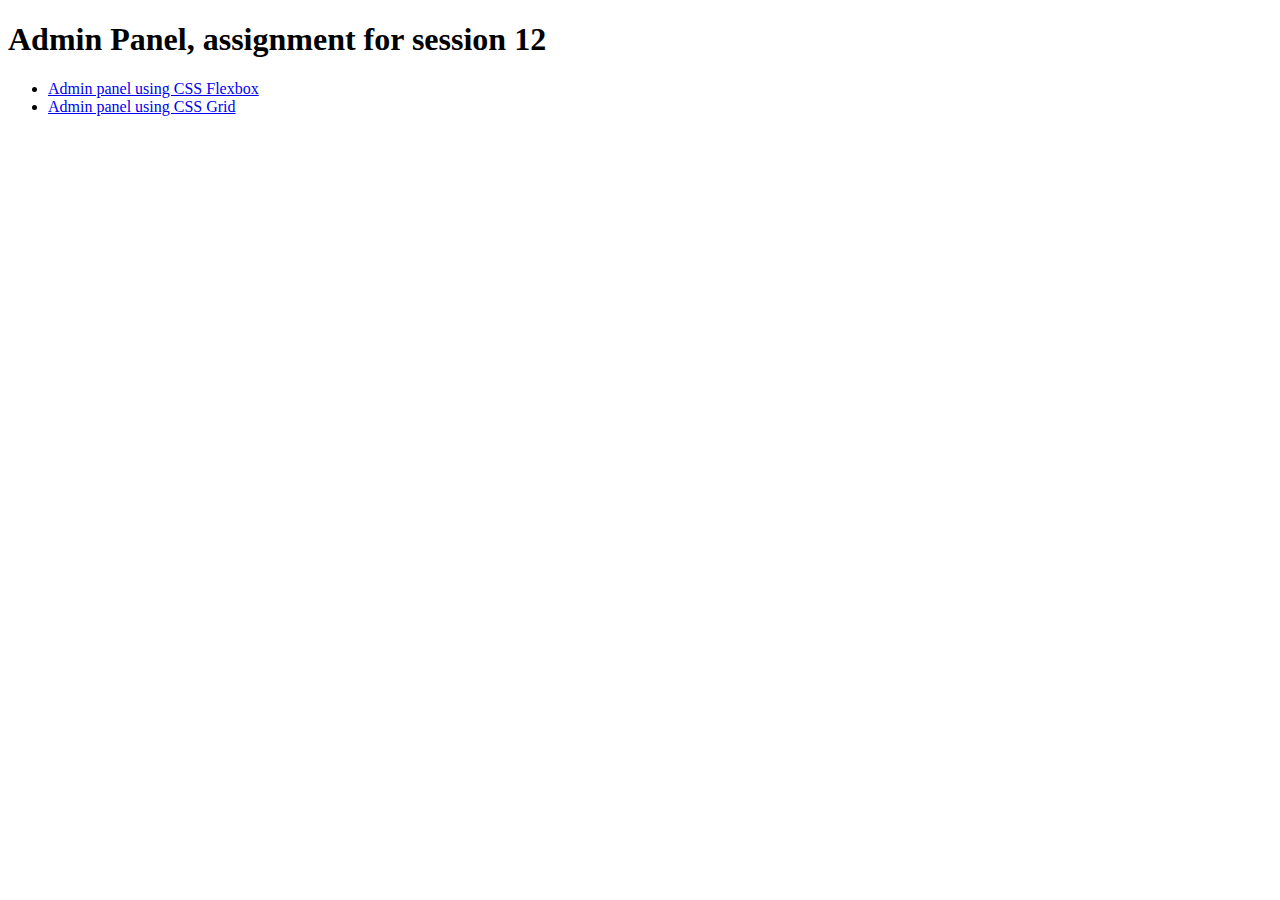
<file: index.html>
<!DOCTYPE html>
<html lang="en">
<head>
    <meta charset="UTF-8">
    <meta http-equiv="X-UA-Compatible" content="IE=edge">
    <meta name="viewport" content="width=device-width, initial-scale=1.0">
    <title>Admin Panel Landing Page</title>
</head>
<body>
    <h1>Admin Panel, assignment for session 12</h1>
    <div>
        <ul>
            <li><a href="admin_panel_flexbox/index.html">Admin panel using CSS Flexbox</a></li>
            <li><a href="admin_panel_grid/index.html">Admin panel using CSS Grid</a></li>
        </ul>
    </div>
</body>
</html>
</file>
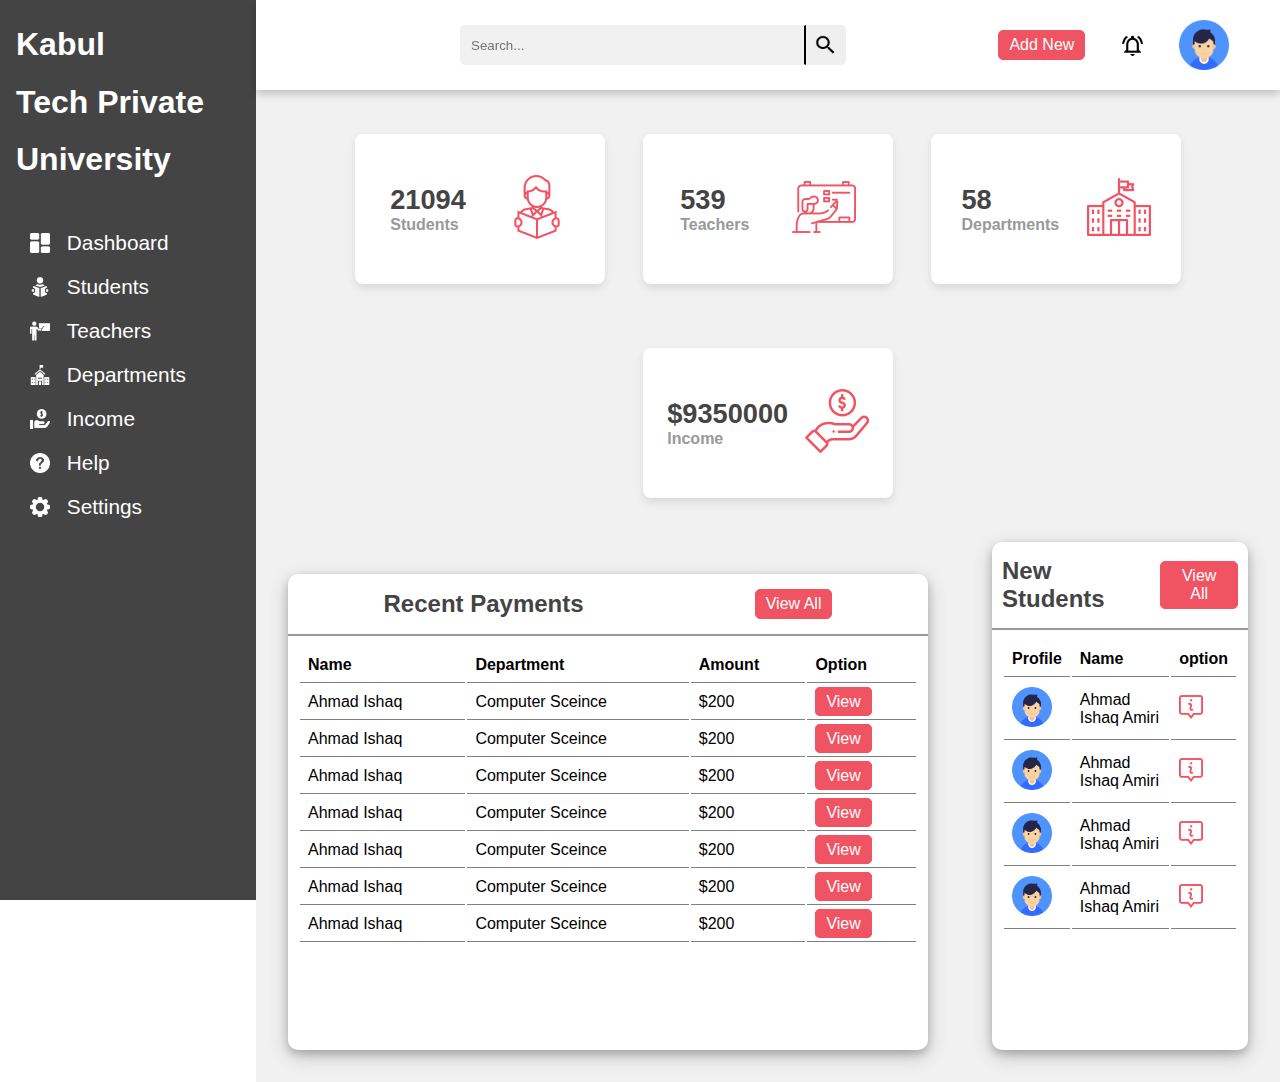
<file: admin_panel_flexbox/index.html>
<!DOCTYPE html>
<html lang="en">
  <head>
    <meta charset="UTF-8" />
    <meta http-equiv="X-UA-Compatible" content="IE=edge" />
    <meta name="viewport" content="width=device-width, initial-scale=1.0" />
    <link rel="stylesheet" href="styles.css" />
    <title>Admin Panel</title>
  </head>

  <body>
    <div class="side-menu">
      <div class="brand-name">
        <h1 class="kabul_uni">
          Kabul <br />
          Tech Private <br />
          University
        </h1>
      </div>
      <ul>
        <div class="side-menu-item">
          <img src="images/dashboard.png" />
          <li>Dashboard</li>
        </div>
        <div class="side-menu-item">
          <img src="images/reading-book (1).png" />
          <li>Students</li>
        </div>
        <div class="side-menu-item">
          <img src="images/teacher2.png" />
          <li>Teachers</li>
        </div>
        <div class="side-menu-item">
          <img src="images/department.png" />
          <li>Departments</li>
        </div>
        <div class="side-menu-item">
          <img src="images/payment.png" />
          <li>Income</li>
        </div>
        <div class="side-menu-item">
          <img src="images/help-web-button.png" />
          <li>Help</li>
        </div>
        <div class="side-menu-item">
          <img src="images/settings.png" />
          <li>Settings</li>
        </div>
      </ul>
    </div>
    <div class="container">
      <div class="header">
        <div class="nav">
          <div class="search">
            <span class="bars" id="toggle_menu"></span>
            <input class="search-input" type="text" placeholder="Search..." />
            <button type="submit">
              <img src="images/search.png" alt="search button" />
            </button>
          </div>
          <div class="user">
            <a href="#" class="btn">Add New</a>
            <img
              class="notification-ring"
              src="images/notifications.png"
              alt="notification ring"
            />
            <div class="img-case">
              <img src="images/user.png" alt="" />
            </div>
          </div>
        </div>
      </div>
      <div class="content">
        <div class="cards">
          <div class="card">
            <div class="box">
              <h1>21094</h1>
              <h3>Students</h3>
            </div>
            <div class="icon-case">
              <img src="images/students.png" alt="" />
            </div>
          </div>
          <div class="card">
            <div class="box">
              <h1>539</h1>
              <h3>Teachers</h3>
            </div>
            <div class="icon-case">
              <img src="images/teachers.png" alt="" />
            </div>
          </div>
          <div class="card">
            <div class="box">
              <h1>58</h1>
              <h3>Departments</h3>
            </div>
            <div class="icon-case">
              <img src="images/departments.png" alt="" />
            </div>
          </div>
          <div class="card">
            <div class="box">
              <h1>$9350000</h1>
              <h3>Income</h3>
            </div>
            <div class="icon-case">
              <img src="images/income.png" alt="" />
            </div>
          </div>
        </div>
        <div class="content-2">
          <div class="recent-payments">
            <div class="title">
              <h2>Recent Payments</h2>
              <a href="#" class="btn">View All</a>
            </div>
            <table>
              <tr>
                <th>Name</th>
                <th>Department</th>
                <th>Amount</th>
                <th>Option</th>
              </tr>
              <tr>
                <td>Ahmad Ishaq</td>
                <td>Computer Sceince</td>
                <td>$200</td>
                <td><a href="#" class="btn">View</a></td>
              </tr>
              <tr>
                <td>Ahmad Ishaq</td>
                <td>Computer Sceince</td>
                <td>$200</td>
                <td><a href="#" class="btn">View</a></td>
              </tr>
              <tr>
                <td>Ahmad Ishaq</td>
                <td>Computer Sceince</td>
                <td>$200</td>
                <td><a href="#" class="btn">View</a></td>
              </tr>
              <tr>
                <td>Ahmad Ishaq</td>
                <td>Computer Sceince</td>
                <td>$200</td>
                <td><a href="#" class="btn">View</a></td>
              </tr>
              <tr>
                <td>Ahmad Ishaq</td>
                <td>Computer Sceince</td>
                <td>$200</td>
                <td><a href="#" class="btn">View</a></td>
              </tr>
              <tr>
                <td>Ahmad Ishaq</td>
                <td>Computer Sceince</td>
                <td>$200</td>
                <td><a href="#" class="btn">View</a></td>
              </tr>
              <tr>
                <td>Ahmad Ishaq</td>
                <td>Computer Sceince</td>
                <td>$200</td>
                <td><a href="#" class="btn">View</a></td>
              </tr>
            </table>
          </div>
          <div class="new-students">
            <div class="title">
              <h2>New Students</h2>
              <a href="#" class="btn">View All</a>
            </div>
            <table>
              <tr>
                <th>Profile</th>
                <th>Name</th>
                <th>option</th>
              </tr>
              <tr>
                <td><img src="images/user.png" alt="" /></td>
                <td>Ahmad Ishaq Amiri</td>
                <td><img src="images/info.png" alt="" /></td>
              </tr>
              <tr>
                <td><img src="images/user.png" alt="" /></td>
                <td>Ahmad Ishaq Amiri</td>
                <td><img src="images/info.png" alt="" /></td>
              </tr>
              <tr>
                <td><img src="images/user.png" alt="" /></td>
                <td>Ahmad Ishaq Amiri</td>
                <td><img src="images/info.png" alt="" /></td>
              </tr>
              <tr>
                <td><img src="images/user.png" alt="" /></td>
                <td>Ahmad Ishaq Amiri</td>
                <td><img src="images/info.png" alt="" /></td>
              </tr>
            </table>
          </div>
        </div>
      </div>
    </div>
    <script src="./index.js"></script>
  </body>
</html>
</file>
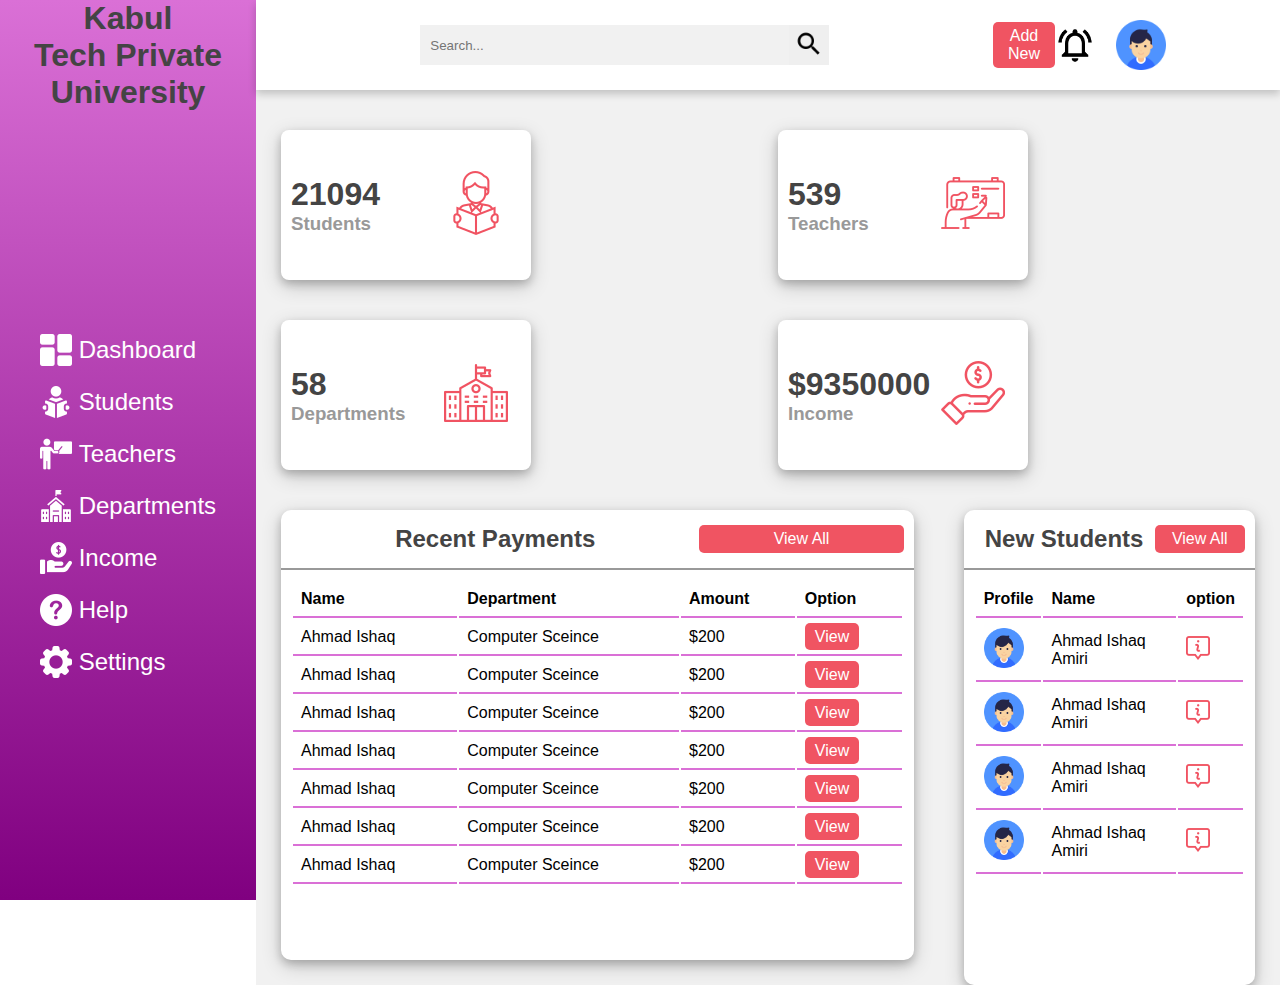
<file: admin_panel_grid/index.html>
<!DOCTYPE html>
<html lang="en">

<head>
    <meta charset="UTF-8">
    <meta http-equiv="X-UA-Compatible" content="IE=edge">
    <meta name="viewport" content="width=device-width, initial-scale=1.0">
    <link rel="stylesheet" href="styles.css">
    <title>Admin Panel</title>
</head>

<body>
    <div class="side-menu">
        <div class="brand-name">
            <h1 class="kabul_uni">Kabul <br>
                Tech Private <br>
                University</h1>
        </div>
        <ul>
            <li><img src="images/dashboard.png" alt="">&nbsp; <span>Dashboard</span> </li>
            <li><img src="images/reading-book (1).png" alt="">&nbsp;<span>Students</span> </li>
            <li><img src="images/teacher2.png" alt="">&nbsp;<span>Teachers</span> </li>
            <li><img src="images/department.png" alt="">&nbsp;<span>Departments</span> </li>
            <li><img src="images/payment.png" alt="">&nbsp;<span>Income</span> </li>
            <li><img src="images/help-web-button.png" alt="">&nbsp; <span>Help</span></li>
            <li><img src="images/settings.png" alt="">&nbsp;<span>Settings</span> </li>
        </ul>
    </div>
    <div class="container">
        <div class="header">
            <div class="nav">
                <div class="search">
                    <input class="search-input" type="text" placeholder="Search...">
                    <button type="submit"><img src="images/search.png" alt="search button"></button>
                </div>
                <div class="user">
                    <a href="#" class="btn">Add New</a>
                    <img src="images/notifications.png" alt="notification ring">
                    <div class="img-case">
                        <img src="images/user.png" alt="">
                    </div>
                </div>
            </div>
        </div>
        <div class="content">
            <div class="cards">
                <div class="card">
                    <div class="box">
                        <h1>21094</h1>
                        <h3>Students</h3>
                    </div>
                    <div class="icon-case">
                        <img src="images/students.png" alt="">
                    </div>
                </div>
                <div class="card">
                    <div class="box">
                        <h1>539</h1>
                        <h3>Teachers</h3>
                    </div>
                    <div class="icon-case">
                        <img src="images/teachers.png" alt="">
                    </div>
                </div>
                <div class="card">
                    <div class="box">
                        <h1>58</h1>
                        <h3>Departments</h3>
                    </div>
                    <div class="icon-case">
                        <img src="images/departments.png" alt="">
                    </div>
                </div>
                <div class="card">
                    <div class="box">
                        <h1>$9350000</h1>
                        <h3>Income</h3>
                    </div>
                    <div class="icon-case">
                        <img src="images/income.png" alt="">
                    </div>
                </div>
            </div>
            <div class="content-2">
                <div class="recent-payments">
                    <div class="title">
                        <h2 class="title-header">Recent Payments</h2>
                        <a href="#" class="btn title-header">View All</a>
                    </div>
                    <table>
                        <tr>
                            <th>Name</th>
                            <th>Department</th>
                            <th>Amount</th>
                            <th>Option</th>
                        </tr>
                        <tr>
                            <td>Ahmad Ishaq</td>
                            <td>Computer Sceince</td>
                            <td>$200</td>
                            <td><a href="#" class="btn">View</a></td>
                        </tr>
                        <tr>
                            <td>Ahmad Ishaq</td>
                            <td>Computer Sceince</td>
                            <td>$200</td>
                            <td><a href="#" class="btn">View</a></td>
                        </tr>
                        <tr>
                            <td>Ahmad Ishaq</td>
                            <td>Computer Sceince</td>
                            <td>$200</td>
                            <td><a href="#" class="btn">View</a></td>
                        </tr>
                        <tr>
                            <td>Ahmad Ishaq</td>
                            <td>Computer Sceince</td>
                            <td>$200</td>
                            <td><a href="#" class="btn">View</a></td>
                        </tr>
                        <tr>
                            <td>Ahmad Ishaq</td>
                            <td>Computer Sceince</td>
                            <td>$200</td>
                            <td><a href="#" class="btn">View</a></td>
                        </tr>
                        <tr>
                            <td>Ahmad Ishaq</td>
                            <td>Computer Sceince</td>
                            <td>$200</td>
                            <td><a href="#" class="btn">View</a></td>
                        </tr>
                        <tr>
                            <td>Ahmad Ishaq</td>
                            <td>Computer Sceince</td>
                            <td>$200</td>
                            <td><a href="#" class="btn">View</a></td>
                        </tr>

                    </table>
                </div>
                <div class="new-students">
                    <div class="title">
                        <h2 class="title-header">New Students</h2>
                        <a href="#" class="btn title-header">View All</a>
                    </div>
                    <table>
                        <tr>
                            <th>Profile</th>
                            <th>Name</th>
                            <th>option</th>
                        </tr>
                        <tr>
                            <td><img src="images/user.png" alt=""></td>
                            <td>Ahmad Ishaq Amiri</td>
                            <td><img src="images/info.png" alt=""></td>
                        </tr>
                        <tr>
                            <td><img src="images/user.png" alt=""></td>
                            <td>Ahmad Ishaq Amiri</td>
                            <td><img src="images/info.png" alt=""></td>
                        </tr>
                        <tr>
                            <td><img src="images/user.png" alt=""></td>
                            <td>Ahmad Ishaq Amiri</td>
                            <td><img src="images/info.png" alt=""></td>
                        </tr>
                        <tr>
                            <td><img src="images/user.png" alt=""></td>
                            <td>Ahmad Ishaq Amiri</td>
                            <td><img src="images/info.png" alt=""></td>
                        </tr>

                    </table>
                </div>
            </div>
        </div>
    </div>
</body>

</html>
</file>
<file: admin_panel_flexbox/styles.css>
* {
  margin: 0;
  padding: 0;
  box-sizing: border-box;
  font-family: "Poppins", sans-serif;
  transition: all 250ms;
}

body {
  min-height: 100vh;
  margin: 0;
  padding: 0;
}

a {
  text-decoration: none;
}

a:hover,
a:focus {
  cursor: pointer;
}

li {
  list-style: none;
}

h2 {
  color: #444;
}

h3 {
  color: #999;
}

.btn {
  background: #f05462;
  color: white;
  padding: 5px 10px;
  text-align: center;
  border-radius: 5px;
  border: 1px solid #f05462;
}

.btn:hover {
  color: #f05462;
  background: white;
}

.notification-ring {
  display: inline-block;
  height: 25px;
  width: 25px;
}
.title {
  display: flex;
  align-items: center;
  justify-content: space-around;
  padding: 15px 10px;
  border-bottom: 2px solid #999;
}

table {
  padding: 10px;
}

th,
td {
  text-align: left;
  padding: 8px;
  border-bottom: 1px gray solid;
}

.side-menu {
  position: fixed;
  background-color: #444;
  width: 20vw;
  min-height: 100vh;
  display: flex;
  flex-direction: column;
  padding-top: 1em;
  overflow: scroll;
}

.brand-name {
  color: white;
  padding-left: 1em;
}

.brand-name h1 {
  line-height: 1.8;
  margin-bottom: 1em;
}

/* bars and cross */

#toggle_menu {
  position: absolute;
  left: 0;
  top: 40%;
}
.bars {
  display: none;
  background-color: #4f93ff;
  height: 5px;
  width: 40px;
  position: relative;
  cursor: pointer;
  /* transition: transform 500ms; */
}

.bars:hover,
.cross:hover {
  opacity: 0.5;
}

.bars::after {
  content: "";
  height: 5px;
  width: 40px;
  background-color: #4f93ff;
  position: absolute;
  bottom: -0.5rem;
}

.bars::before {
  content: "";
  height: 5px;
  width: 40px;
  background-color: #4f93ff;
  position: absolute;
  top: -0.5rem;
}

.cross {
  display: none;
  background-color: #4f93ff;
  height: 5px;
  width: 40px;
  position: relative;
  cursor: pointer;
  transform: rotate(-405deg);
}

.cross::before {
  content: "";
  height: 5px;
  width: 40px;
  background-color: #4f93ff;
  position: absolute;
  top: -0.5rem;
  transform: rotate(450deg) translateX(20%);
}

.side-menu .side-menu-item {
  font-size: 24px;
  padding: 10px 10px 10px 30px;
  color: white;
  display: flex;
  align-items: center;
  gap: 0.7em;
  cursor: pointer;
}

.side-menu .side-menu-item img {
  display: inline-block;
  height: 20px;
  width: 20px;
}

.side-menu-item li {
  font-size: 1.3rem;
}
.side-menu-item:hover {
  cursor: pointer;
  background-color: #666;
}

.container {
  position: absolute;
  right: 0;
  width: 80vw;
  height: 100vh;
  background: #f1f1f1;
}

.container .header {
  position: fixed;
  top: 0;
  right: 0;
  width: 80vw;
  height: 10vh;
  background: white;
  display: flex;
  align-items: center;
  justify-content: center;
  box-shadow: 0 4px 8px 0 rgba(0, 0, 0, 0.2);
  z-index: 1;
}

.container .header .nav {
  width: 90%;
  display: flex;
  align-items: center;
}

.container .header .nav .search {
  flex: 3;
  display: flex;
  justify-content: center;
  border-radius: 5px;
  background-color: transparent;
  position: relative;
}

.container .header .nav .search input[type="text"] {
  border: none;
  background: #f1f1f1;
  padding: 10px;
  width: 50%;
  outline: none;
  border: 1px solid transparent;
  border-right-color: black;
  border-right-width: 2px;
  border-radius: 0.3rem 0 0 0.3rem;
}

.container .header .nav .search input[type="text"]:focus {
  border-color: black;
  border-right: none;
}

.container .header .nav .search button {
  width: 40px;
  height: 40px;
  border: none;
  display: flex;
  align-items: center;
  justify-content: center;
  border-radius: 0 0.3rem 0.3rem 0;
}

.container .header .nav .search input[type="text"]:focus + button {
  border: 1px solid black;
  border-left: none;
}
.container .header .nav .search button:hover {
  background-color: #444;
  cursor: pointer;
}
.container .header .nav .search button img {
  width: 30px;
  height: 30px;
  padding: 0.2em;
}

.container .header .nav .user {
  flex: 1;
  display: flex;
  justify-content: space-between;
  align-items: center;
}

.container .header .nav .user .img-case {
  position: relative;
  width: 50px;
  height: 50px;
}

.container .header .nav .user .img-case img {
  position: absolute;
  top: 0;
  left: 0;
  width: 100%;
  height: 100%;
}

.container .content {
  position: relative;
  margin-top: 10vh;
  min-height: 90vh;
  background: #f1f1f1;
}

.container .content .cards {
  padding: 20px 15px;
  display: flex;
  align-items: center;
  justify-content: center;
  gap: 1em;
  flex-wrap: wrap;
}

.container .content .cards .card {
  width: 250px;
  height: 150px;
  background: white;
  margin: 1.5em 0.7em;
  display: flex;
  align-items: center;
  justify-content: space-around;
  border-radius: 8px;
  padding: 1em;
  box-shadow: 0 4px 8px 0 rgba(0, 0, 0, 0.1), 0 6px 20px 0 rgba(0, 0, 0, 0.005);
}

.container .content .cards .card h1 {
  color: #444;
}
.container .content .cards .card:hover {
  background-color: whitesmoke;
  box-shadow: 0 4px 8px 0 rgba(0, 0, 0, 0.2), 0 6px 20px 0 rgba(0, 0, 0, 0.19);
  cursor: pointer;
}

.box h1 {
  font-size: 1.7rem;
}

.box h3 {
  font-size: 1rem;
}

.container .content .content-2 {
  min-height: 60vh;
  display: flex;
  justify-content: space-around;
  flex-wrap: wrap;
}

@media (max-width: 1200px) {
  .container {
    width: 100vw;
  }

  .bars,
  .cross {
    display: block;
  }

  .container .header {
    width: 100vw;
  }
  .brand-name h1 {
    font-size: 1.6rem;
  }

  .side-menu {
    z-index: 5;
    left: -50%;
  }

  .show-side-menu {
    top: 130px;
    left: 0;
    width: 250px;
    animation-name: show;
    animation-duration: 500ms;
  }

  @keyframes show {
    0% {
      left: -50%;
    }

    100% {
      left: 0;
    }
  }

  .container .content {
    margin-top: 130px;
  }
  .container .header {
    height: 130px;
    z-index: 6;
  }
  .side-menu-item li {
    font-size: 1.2rem;
  }

  .container .header .nav .user {
    flex-direction: column-reverse;
    gap: 0.2em;
  }
  .container .content .content-2 {
    flex-direction: column;
  }
}

.container .content .content-2 .recent-payments {
  min-height: 50vh;
  flex: 5;
  background: white;
  margin: 2em;
  box-shadow: 0 4px 8px 0 rgba(0, 0, 0, 0.2), 0 6px 20px 0 rgba(0, 0, 0, 0.19);
  display: flex;
  flex-direction: column;
  border-radius: 10px;
}

.container .content .content-2 .new-students {
  flex: 2;
  background: white;
  min-height: 50vh;
  margin: 0 2em;
  margin-bottom: 2em;
  box-shadow: 0 4px 8px 0 rgba(0, 0, 0, 0.2), 0 6px 20px 0 rgba(0, 0, 0, 0.19);
  display: flex;
  flex-direction: column;
  border-radius: 10px;
}

.container .content .content-2 .new-students table td:nth-child(1) img {
  height: 40px;
  width: 40px;
}
</file>
<file: admin_panel_grid/styles.css>
* {
    margin: 0;
    padding: 0;
    box-sizing: border-box;
    font-family: 'Poppins', sans-serif;
}

body {
    min-height: 100vh;
}

a {
    text-decoration: none;
}

a:hover,
a:focus {
    cursor: pointer;

}

li {
    list-style: none;
}

h1,
h2 {
    color: #444;
}

h3 {
    color: #999;
}

.kabul_uni {
    text-align: center;
}

.btn {
    background: #f05462;
    color: white;
    padding: 5px 10px;
    text-align: center;
    border-radius: 5px;
}

.btn:hover {
    color: #f05462;
    background: white;
    padding: 3px 8px;
    border: 2px solid #f05462;
}

.title {
    display: grid;
    grid-template-columns: 4fr 2fr;
    padding: 15px 10px;
    border-bottom: 2px solid #999;
}

.title .title-header {
    display: flex;
    justify-content: center;
    align-items: center;
    text-align: center;
}

table {
    padding: 10px;
}

th,
td {
    text-align: left;
    padding: 8px;
    border-bottom: orchid solid 2px;
}

td:hover {
    color: orchid;
    border-bottom: white;
}

.side-menu {
    position: fixed;
    background-image: linear-gradient(orchid, purple);
    width: 20vw;
    min-height: 100vh;
    display: grid;
    grid-template-columns: 1fr;
}

.side-menu li {
    font-size: 24px;
    padding: 10px 40px;
    color: white;
    display: flex;
    align-items: center;
}

.side-menu li:hover {
    background: lightseagreen;
    border-bottom: #f1f1f1 solid 2px;
    border-radius: 5px;
    cursor: pointer;
}

.container {
    position: absolute;
    right: 0;
    width: 80vw;
    height: 100vh;
    background: #f1f1f1;
}

.container .header {
    position: fixed;
    top: 0;
    right: 0;
    width: 80vw;
    height: 10vh;
    background: white;
    display: grid;
    grid-template-columns: 100%;
    box-shadow: 0 4px 8px 0 rgba(0, 0, 0, 0.2);
    z-index: 1;
}

.container .header .nav {
    width: 90%;
    display: grid;
    grid-template-columns: 4fr 1fr;
    align-items: center;
}

.container .header .nav .search {
    display: flex;
    justify-content: center;
    border: #999;
    border-radius: 5px;
    background-color: transparent;
}

.container .header .nav .search input[type=text] {
    border: none;
    background: #f1f1f1;
    padding: 10px;
    width: 50%;
}

.container .header .nav .search button {
    width: 40px;
    height: 40px;
    border: none;

}

.container .header .nav .search button img {
    width: 30px;
    height: 30px;
}

.container .header .nav .user {
    display: grid;
    grid-template-columns: repeat(3, 1fr);
    justify-content: space-between;
    align-items: center;
}

.container .header .nav .user img {
    width: 40px;
    height: 40px;
}

.container .header .nav .user .img-case {
    position: relative;
    width: 50px;
    height: 50px;
}

.container .header .nav .user .img-case img {
    position: absolute;
    top: 0;
    left: 0;
    width: 100%;
    height: 100%;
}

.container .content {
    position: relative;
    margin-top: 10vh;
    min-height: 90vh;
    background: #f1f1f1;
}

.container .content .cards {
    padding: 20px 15px;
    display: grid;
    grid-template-columns: repeat(2, 1fr);
    grid-template-rows: repeat(2, 1fr);
    align-items: center;
    justify-content: space-between;
    flex-wrap: wrap;
}

.container .content .cards .card {
    padding: 10px;
    width: 250px;
    height: 150px;
    background: white;
    margin: 20px 10px;
    display: grid;
    grid-template-columns: 2fr 1fr;
    align-items: center;
    justify-content: space-around;
    box-shadow: 0 4px 8px 0 rgba(0, 0, 0, 0.2), 0 6px 20px 0 rgba(0, 0, 0, 0.19);
    border-radius: 8px;
}

.container .content .cards .card:hover {
    background-color: orange;
    color: whitesmoke;
}


.container .content .content-2 {
    display: grid;
    grid-template-columns: 2fr 1fr;
    justify-content: space-around;
}

.container .content .content-2 .recent-payments {
    min-height: 50vh;
    flex: 5;
    background: white;
    margin: 0 25px 25px 25px;
    box-shadow: 0 4px 8px 0 rgba(0, 0, 0, 0.2), 0 6px 20px 0 rgba(0, 0, 0, 0.19);
    display: flex;
    flex-direction: column;
    border-radius: 10px;
}

.container .content .content-2 .new-students {
    flex: 2;
    background: white;
    min-height: 50vh;
    margin: 0 25px;
    box-shadow: 0 4px 8px 0 rgba(0, 0, 0, 0.2), 0 6px 20px 0 rgba(0, 0, 0, 0.19);
    border-radius: 10px;
}

.container .content .content-2 .new-students table td:nth-child(1) img {
    height: 40px;
    width: 40px;
}
</file>
